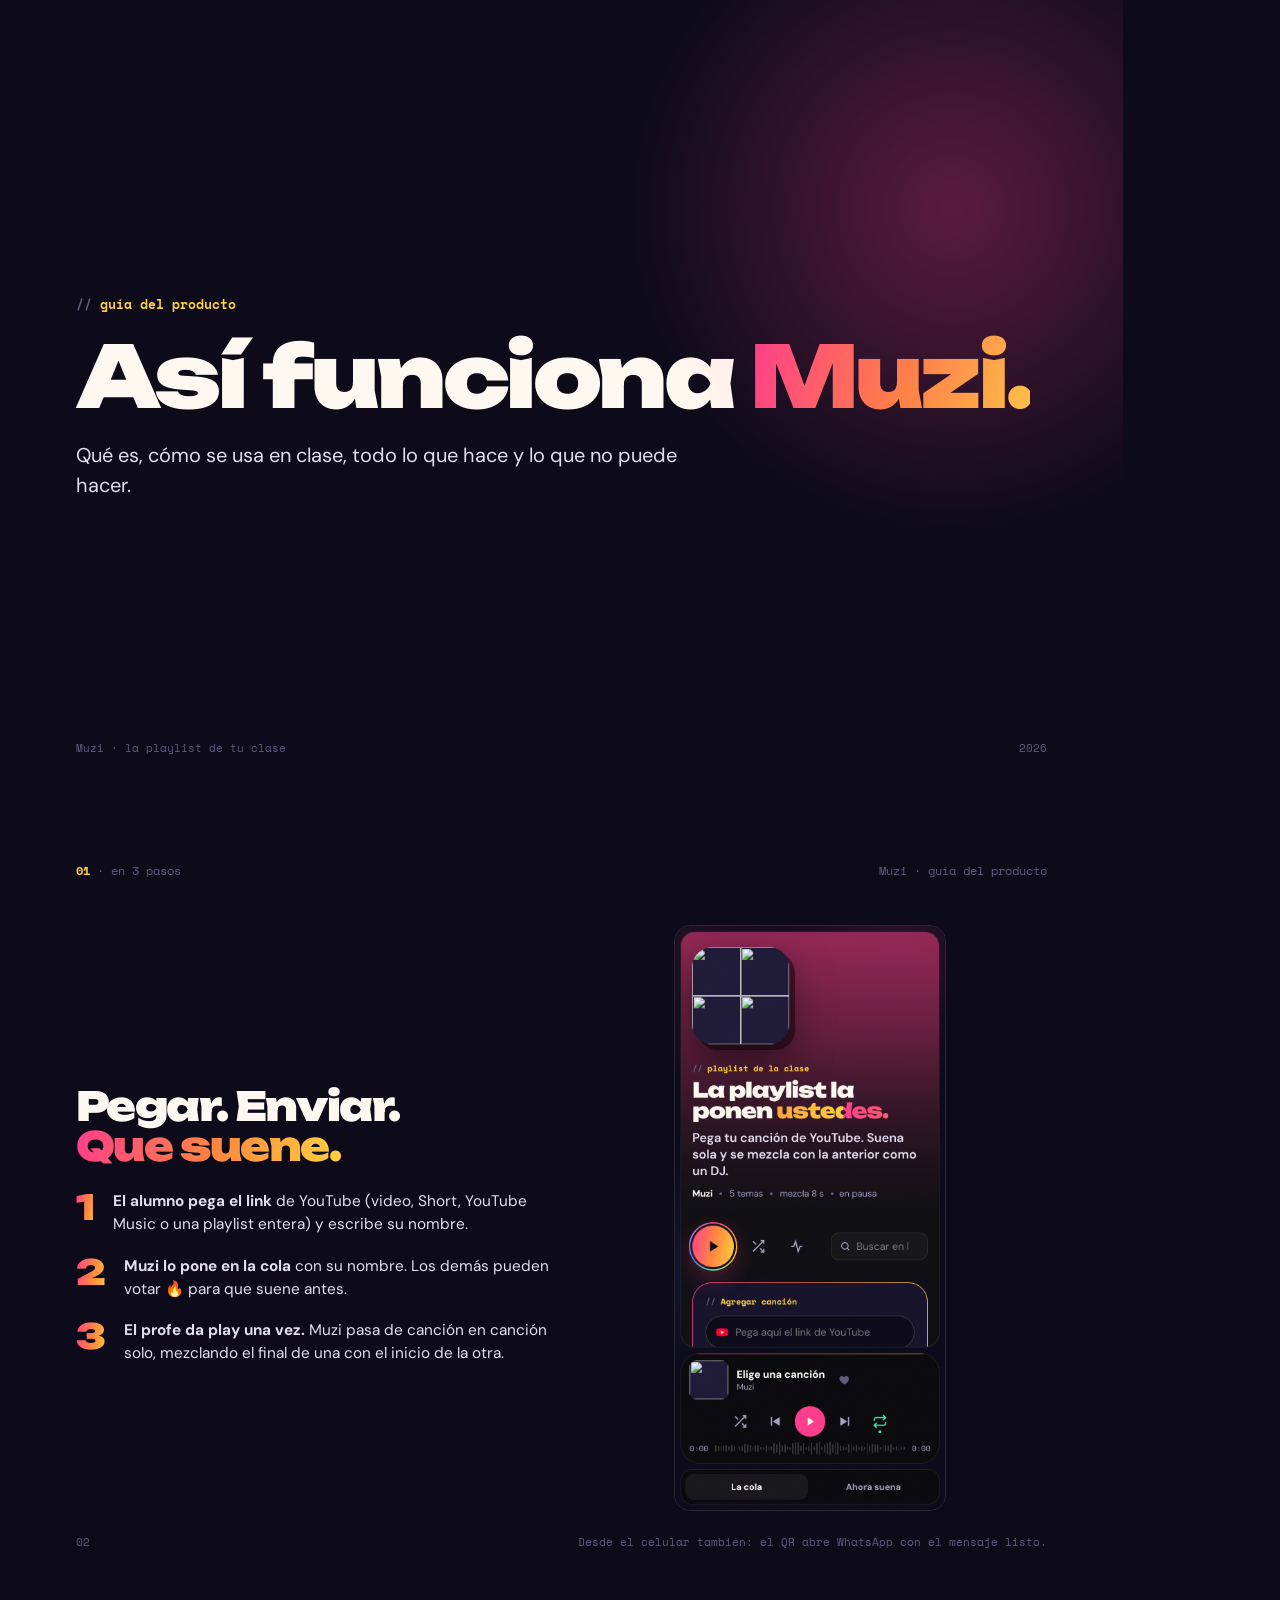
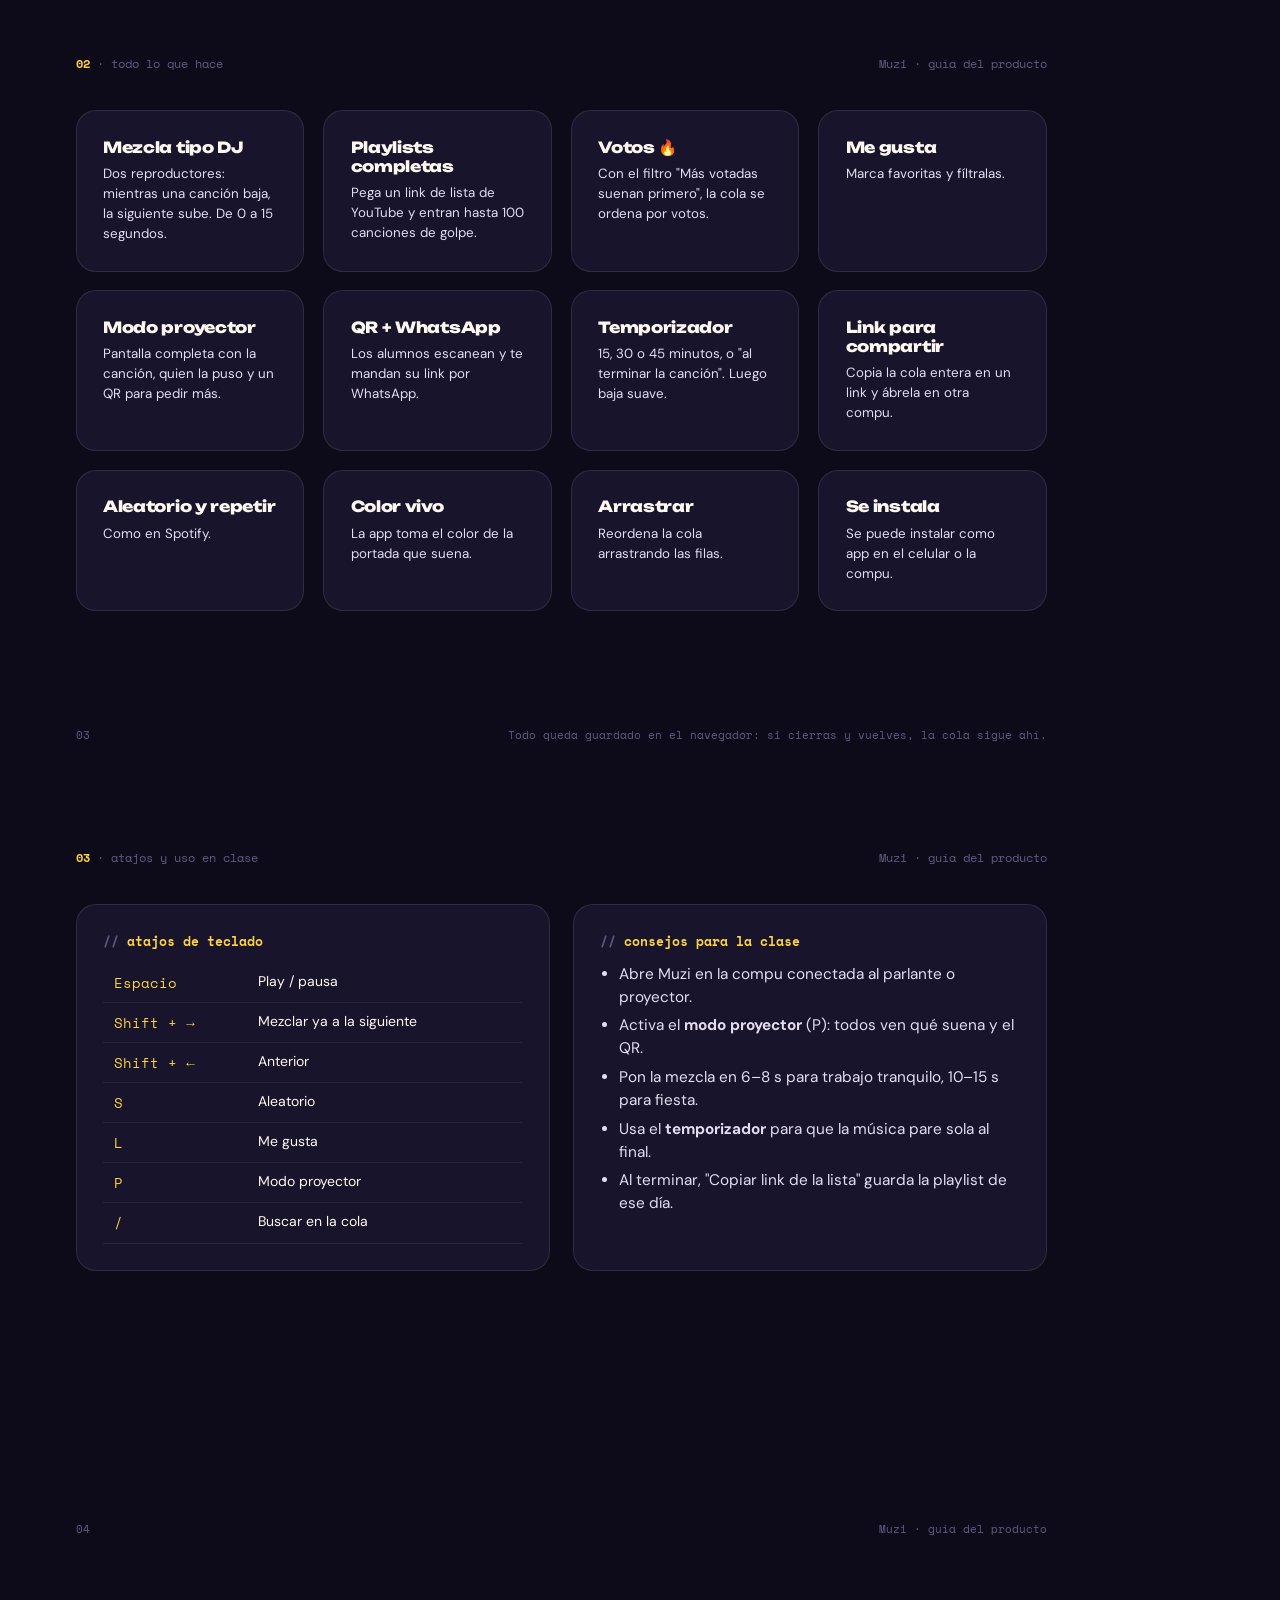
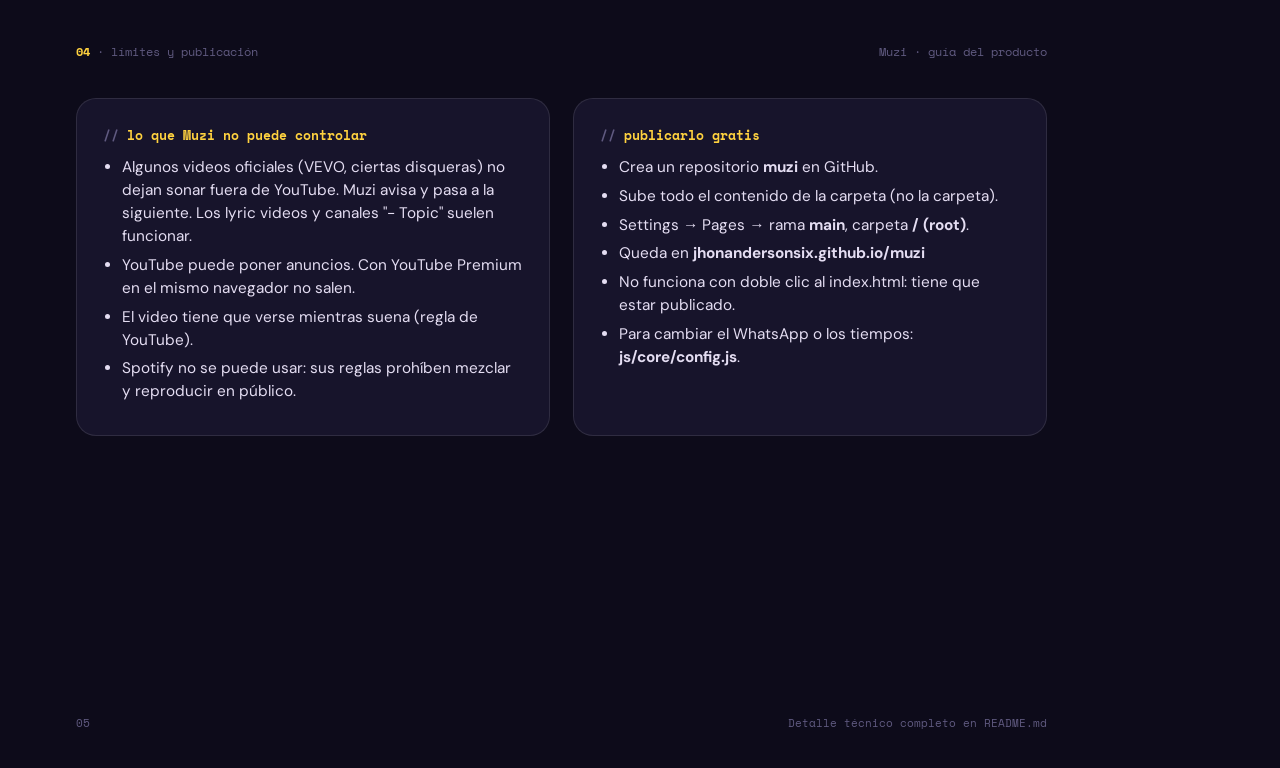
<file: docs/fuente/guia-producto.html>
<!doctype html><html lang="es"><head><meta charset="utf-8"><title>Muzi · Guía del producto</title><link rel="stylesheet" href="base.css">
<style>.n{font-family:var(--D);font-weight:900;font-size:26pt;line-height:1}.feat h3{font-size:11.5pt}.feat p{font-size:10pt}
table{width:100%;border-collapse:collapse}td{padding:2.4mm 3mm;border-bottom:1px solid rgba(255,255,255,.08);font-size:10.5pt;vertical-align:top}td:first-child{font-family:var(--M);color:var(--volt);width:38mm}</style></head><body>

<section class="pg" style="justify-content:center">
  <div style="position:absolute;right:-40mm;top:-30mm;width:170mm;height:170mm;border-radius:50%;background:radial-gradient(closest-side,rgba(255,61,139,.32),transparent)"></div>
  <p class="lbl">guía del producto</p>
  <h1 style="margin:6mm 0">Así funciona <span class="g">Muzi.</span></h1>
  <p style="font-size:15pt;max-width:170mm">Qué es, cómo se usa en clase, todo lo que hace y lo que no puede hacer.</p>
  <div class="foot"><span>Muzi · la playlist de tu clase</span><span>2026</span></div>
</section>

<section class="pg">
  <div class="top"><span><b>01</b> · en 3 pasos</span><span>Muzi · guía del producto</span></div>
  <div class="grid c2" style="flex:1;align-items:center">
    <div>
      <h2>Pegar. Enviar.<br><span class="g">Que suene.</span></h2>
      <div class="grid" style="gap:5mm">
        <div style="display:flex;gap:5mm"><span class="n g">1</span><p><b>El alumno pega el link</b> de YouTube (video, Short, YouTube Music o una playlist entera) y escribe su nombre.</p></div>
        <div style="display:flex;gap:5mm"><span class="n g">2</span><p><b>Muzi lo pone en la cola</b> con su nombre. Los demás pueden votar 🔥 para que suene antes.</p></div>
        <div style="display:flex;gap:5mm"><span class="n g">3</span><p><b>El profe da play una vez.</b> Muzi pasa de canción en canción solo, mezclando el final de una con el inicio de la otra.</p></div>
      </div>
    </div>
    <img class="shot" src="app-movil.png" style="width:72mm;justify-self:center">
  </div>
  <div class="foot"><span>02</span><span>Desde el celular también: el QR abre WhatsApp con el mensaje listo.</span></div>
</section>

<section class="pg">
  <div class="top"><span><b>02</b> · todo lo que hace</span><span>Muzi · guía del producto</span></div>
  <div class="grid c4 feat" style="gap:5mm">
    <div class="card"><h3>Mezcla tipo DJ</h3><p>Dos reproductores: mientras una canción baja, la siguiente sube. De 0 a 15 segundos.</p></div>
    <div class="card"><h3>Playlists completas</h3><p>Pega un link de lista de YouTube y entran hasta 100 canciones de golpe.</p></div>
    <div class="card"><h3>Votos 🔥</h3><p>Con el filtro "Más votadas suenan primero", la cola se ordena por votos.</p></div>
    <div class="card"><h3>Me gusta</h3><p>Marca favoritas y fíltralas.</p></div>
    <div class="card"><h3>Modo proyector</h3><p>Pantalla completa con la canción, quien la puso y un QR para pedir más.</p></div>
    <div class="card"><h3>QR + WhatsApp</h3><p>Los alumnos escanean y te mandan su link por WhatsApp.</p></div>
    <div class="card"><h3>Temporizador</h3><p>15, 30 o 45 minutos, o "al terminar la canción". Luego baja suave.</p></div>
    <div class="card"><h3>Link para compartir</h3><p>Copia la cola entera en un link y ábrela en otra compu.</p></div>
    <div class="card"><h3>Aleatorio y repetir</h3><p>Como en Spotify.</p></div>
    <div class="card"><h3>Color vivo</h3><p>La app toma el color de la portada que suena.</p></div>
    <div class="card"><h3>Arrastrar</h3><p>Reordena la cola arrastrando las filas.</p></div>
    <div class="card"><h3>Se instala</h3><p>Se puede instalar como app en el celular o la compu.</p></div>
  </div>
  <div class="foot"><span>03</span><span>Todo queda guardado en el navegador: si cierras y vuelves, la cola sigue ahí.</span></div>
</section>

<section class="pg">
  <div class="top"><span><b>03</b> · atajos y uso en clase</span><span>Muzi · guía del producto</span></div>
  <div class="grid c2">
    <div class="card"><p class="lbl">atajos de teclado</p><table style="margin-top:3mm">
      <tr><td>Espacio</td><td>Play / pausa</td></tr><tr><td>Shift + →</td><td>Mezclar ya a la siguiente</td></tr><tr><td>Shift + ←</td><td>Anterior</td></tr><tr><td>S</td><td>Aleatorio</td></tr><tr><td>L</td><td>Me gusta</td></tr><tr><td>P</td><td>Modo proyector</td></tr><tr><td>/</td><td>Buscar en la cola</td></tr></table></div>
    <div class="card"><p class="lbl">consejos para la clase</p><ul style="margin-top:3mm">
      <li>Abre Muzi en la compu conectada al parlante o proyector.</li>
      <li>Activa el <b>modo proyector</b> (P): todos ven qué suena y el QR.</li>
      <li>Pon la mezcla en 6–8 s para trabajo tranquilo, 10–15 s para fiesta.</li>
      <li>Usa el <b>temporizador</b> para que la música pare sola al final.</li>
      <li>Al terminar, "Copiar link de la lista" guarda la playlist de ese día.</li></ul></div>
  </div>
  <div class="foot"><span>04</span><span>Muzi · guía del producto</span></div>
</section>

<section class="pg">
  <div class="top"><span><b>04</b> · límites y publicación</span><span>Muzi · guía del producto</span></div>
  <div class="grid c2">
    <div class="card"><p class="lbl">lo que Muzi no puede controlar</p><ul style="margin-top:3mm">
      <li>Algunos videos oficiales (VEVO, ciertas disqueras) no dejan sonar fuera de YouTube. Muzi avisa y pasa a la siguiente. Los lyric videos y canales "- Topic" suelen funcionar.</li>
      <li>YouTube puede poner anuncios. Con YouTube Premium en el mismo navegador no salen.</li>
      <li>El video tiene que verse mientras suena (regla de YouTube).</li>
      <li>Spotify no se puede usar: sus reglas prohíben mezclar y reproducir en público.</li></ul></div>
    <div class="card"><p class="lbl">publicarlo gratis</p><ul style="margin-top:3mm">
      <li>Crea un repositorio <b>muzi</b> en GitHub.</li>
      <li>Sube todo el contenido de la carpeta (no la carpeta).</li>
      <li>Settings → Pages → rama <b>main</b>, carpeta <b>/ (root)</b>.</li>
      <li>Queda en <b>jhonandersonsix.github.io/muzi</b></li>
      <li>No funciona con doble clic al index.html: tiene que estar publicado.</li>
      <li>Para cambiar el WhatsApp o los tiempos: <b>js/core/config.js</b>.</li></ul></div>
  </div>
  <div class="foot"><span>05</span><span>Detalle técnico completo en README.md</span></div>
</section>
</body></html>
</file>
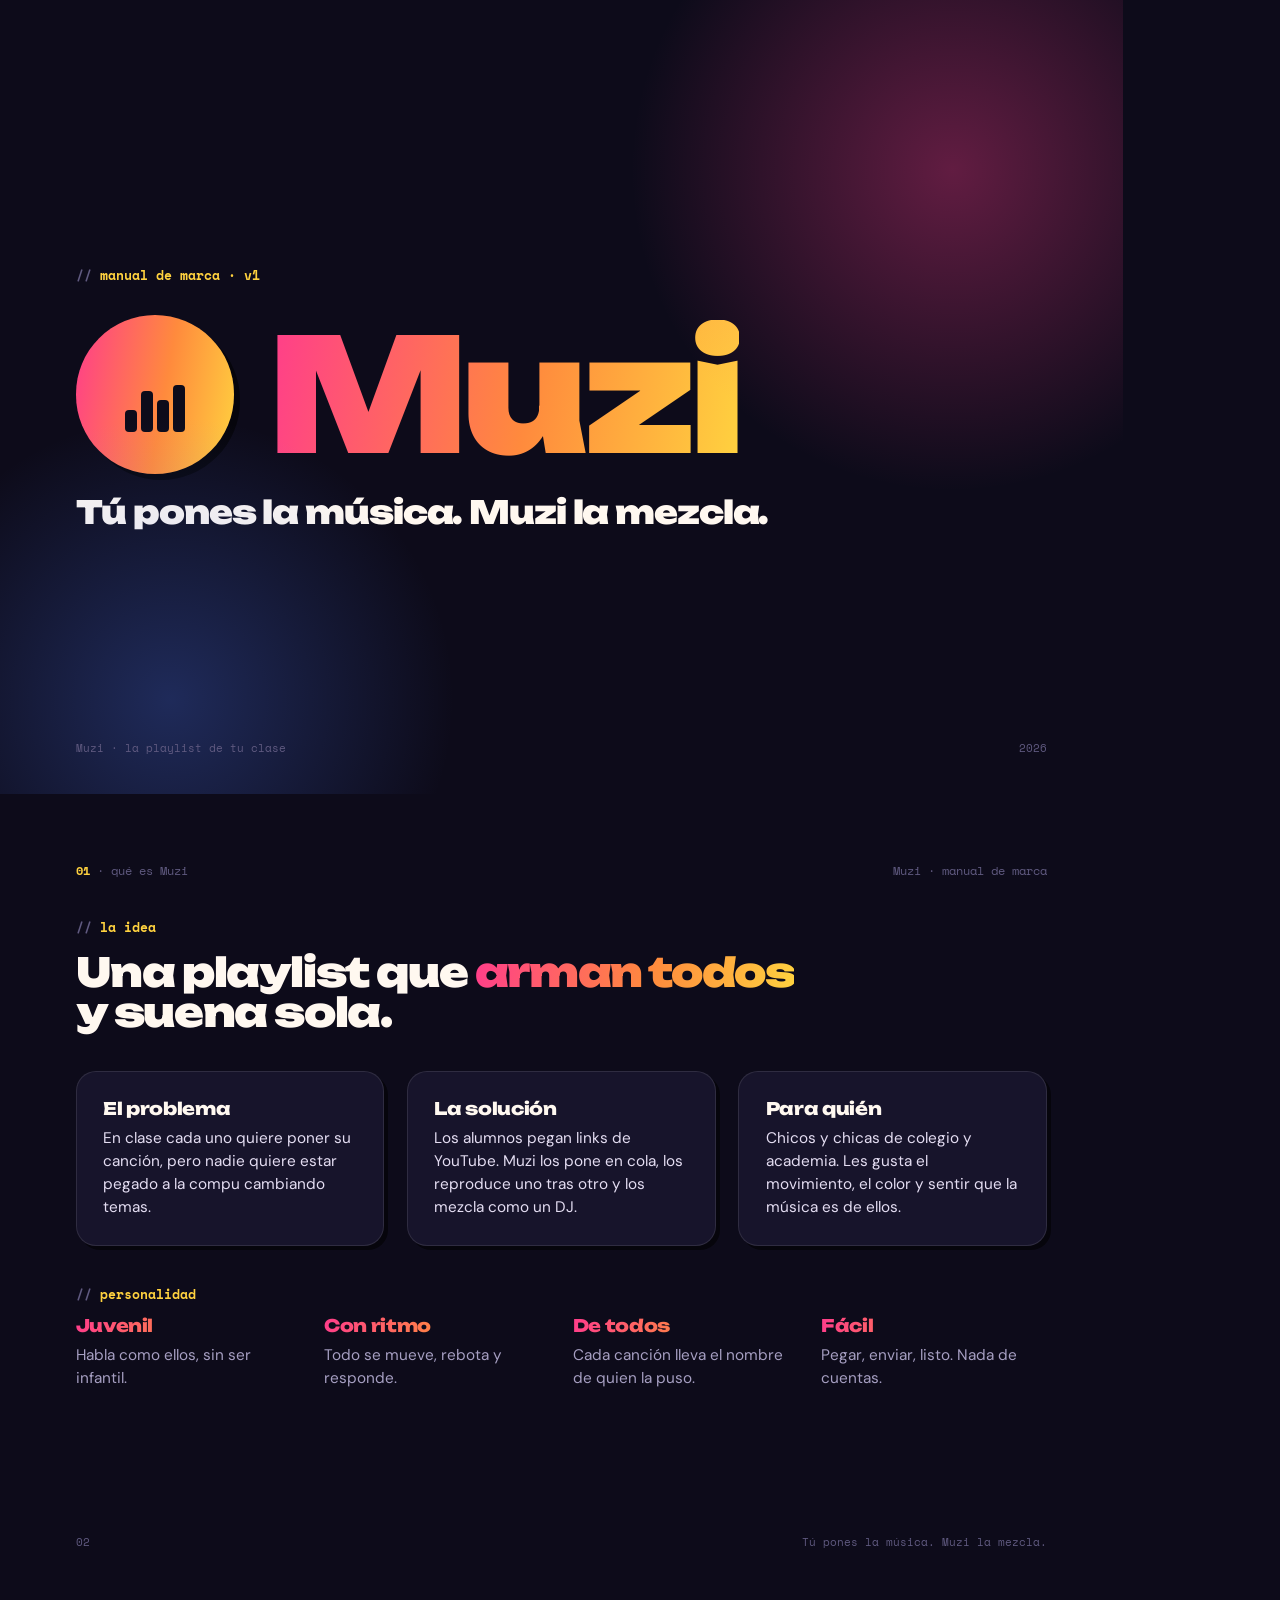
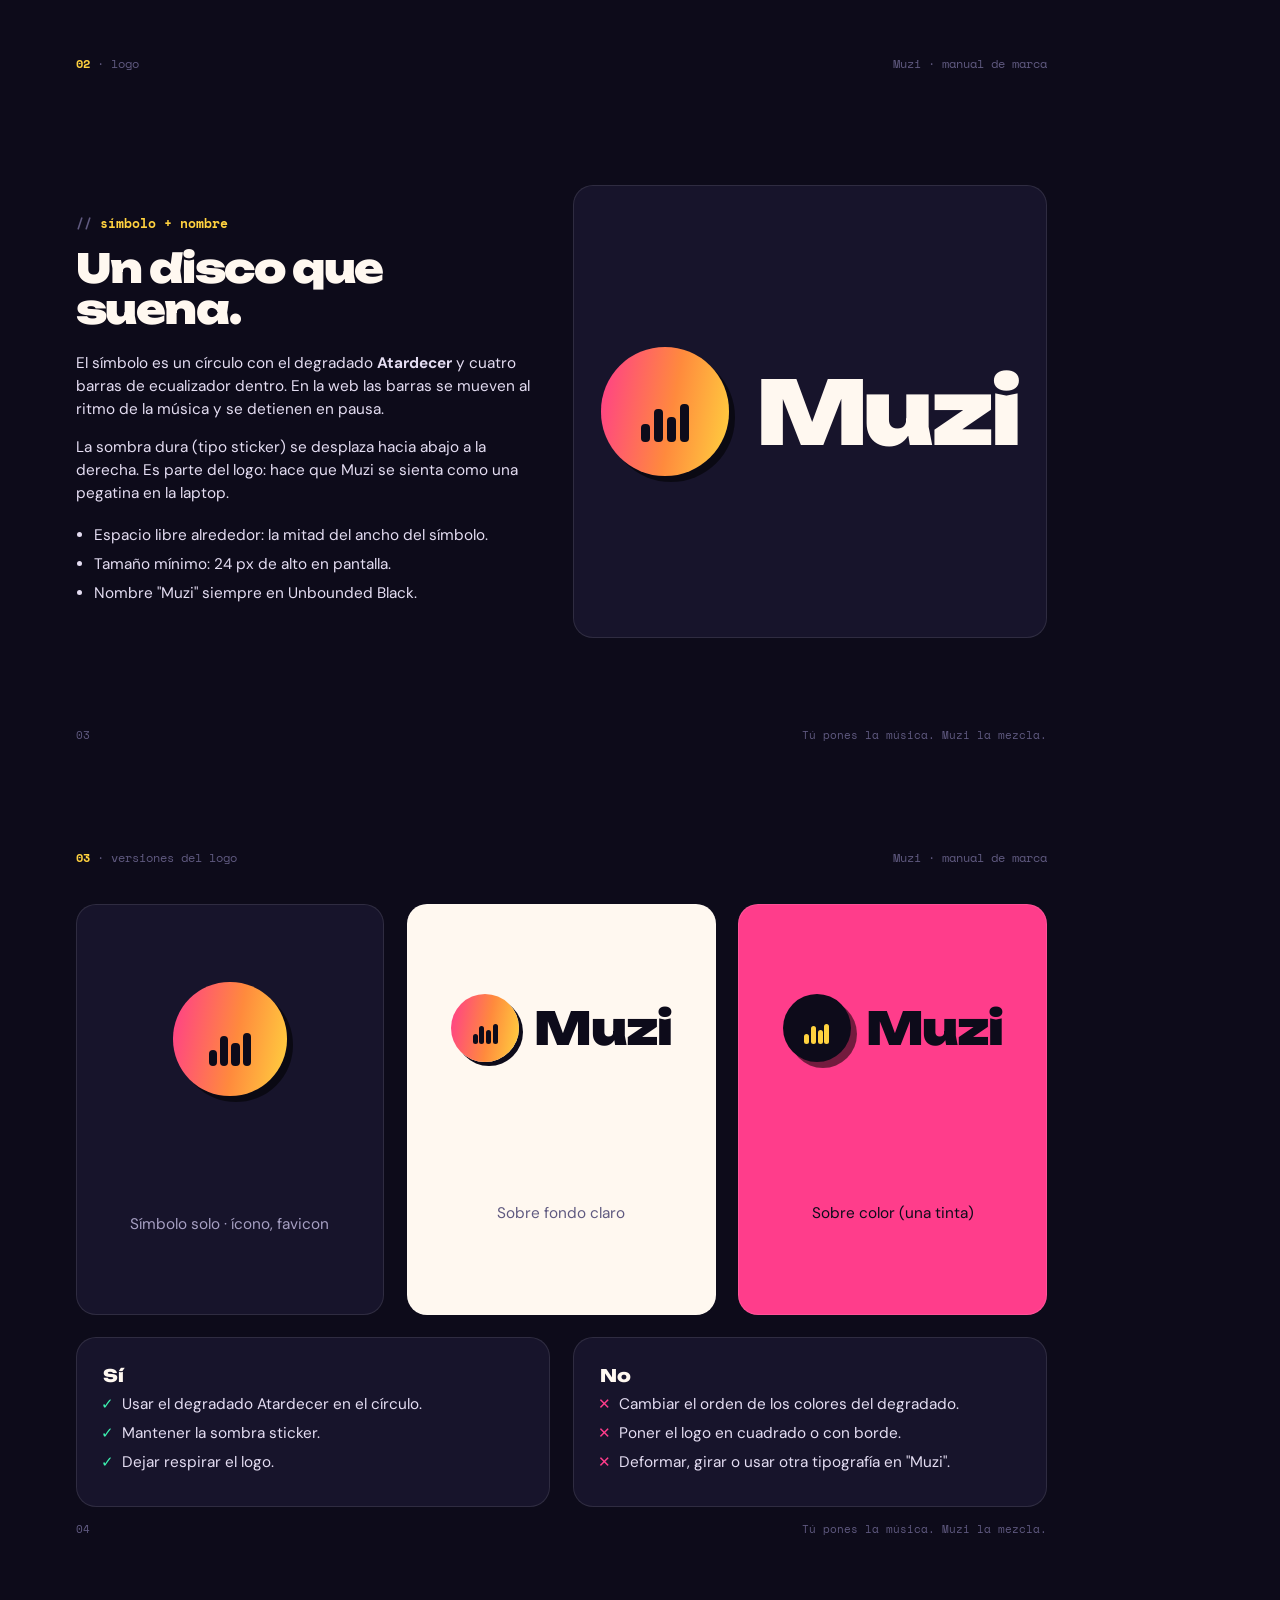
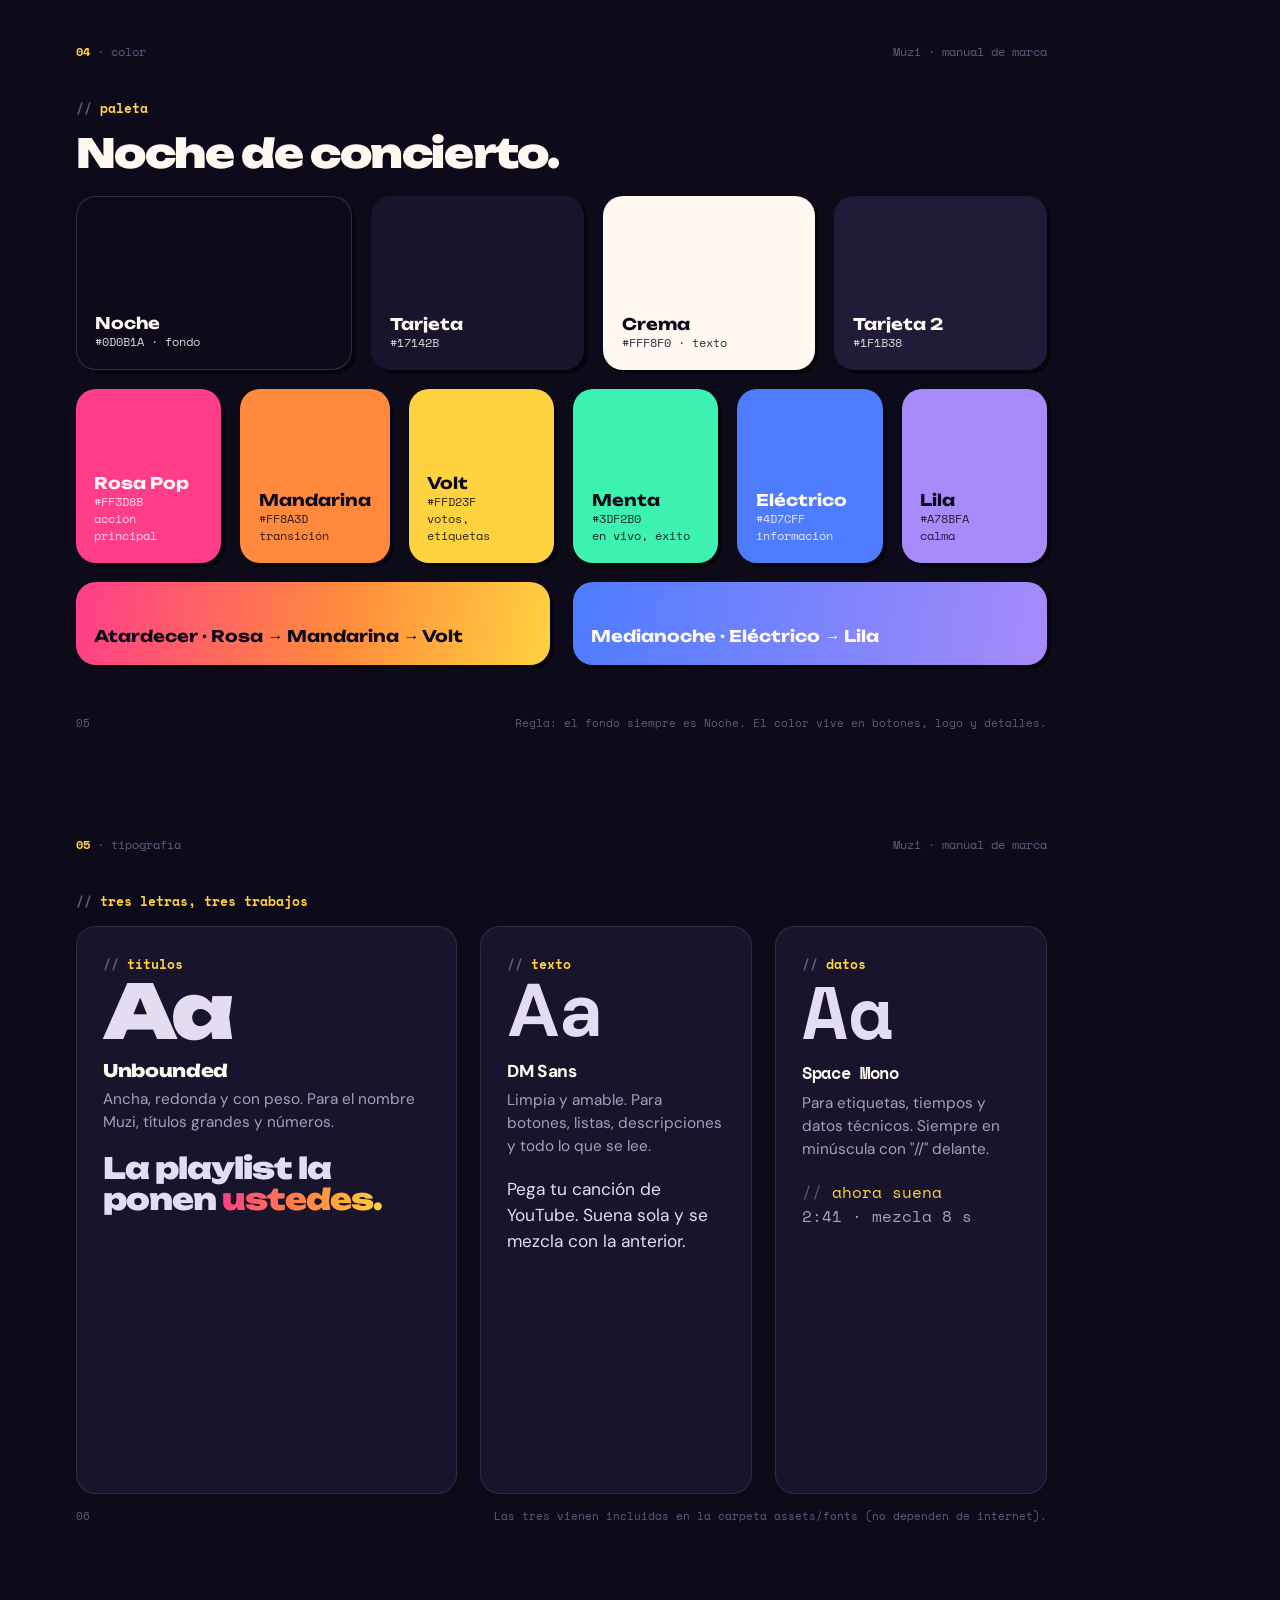
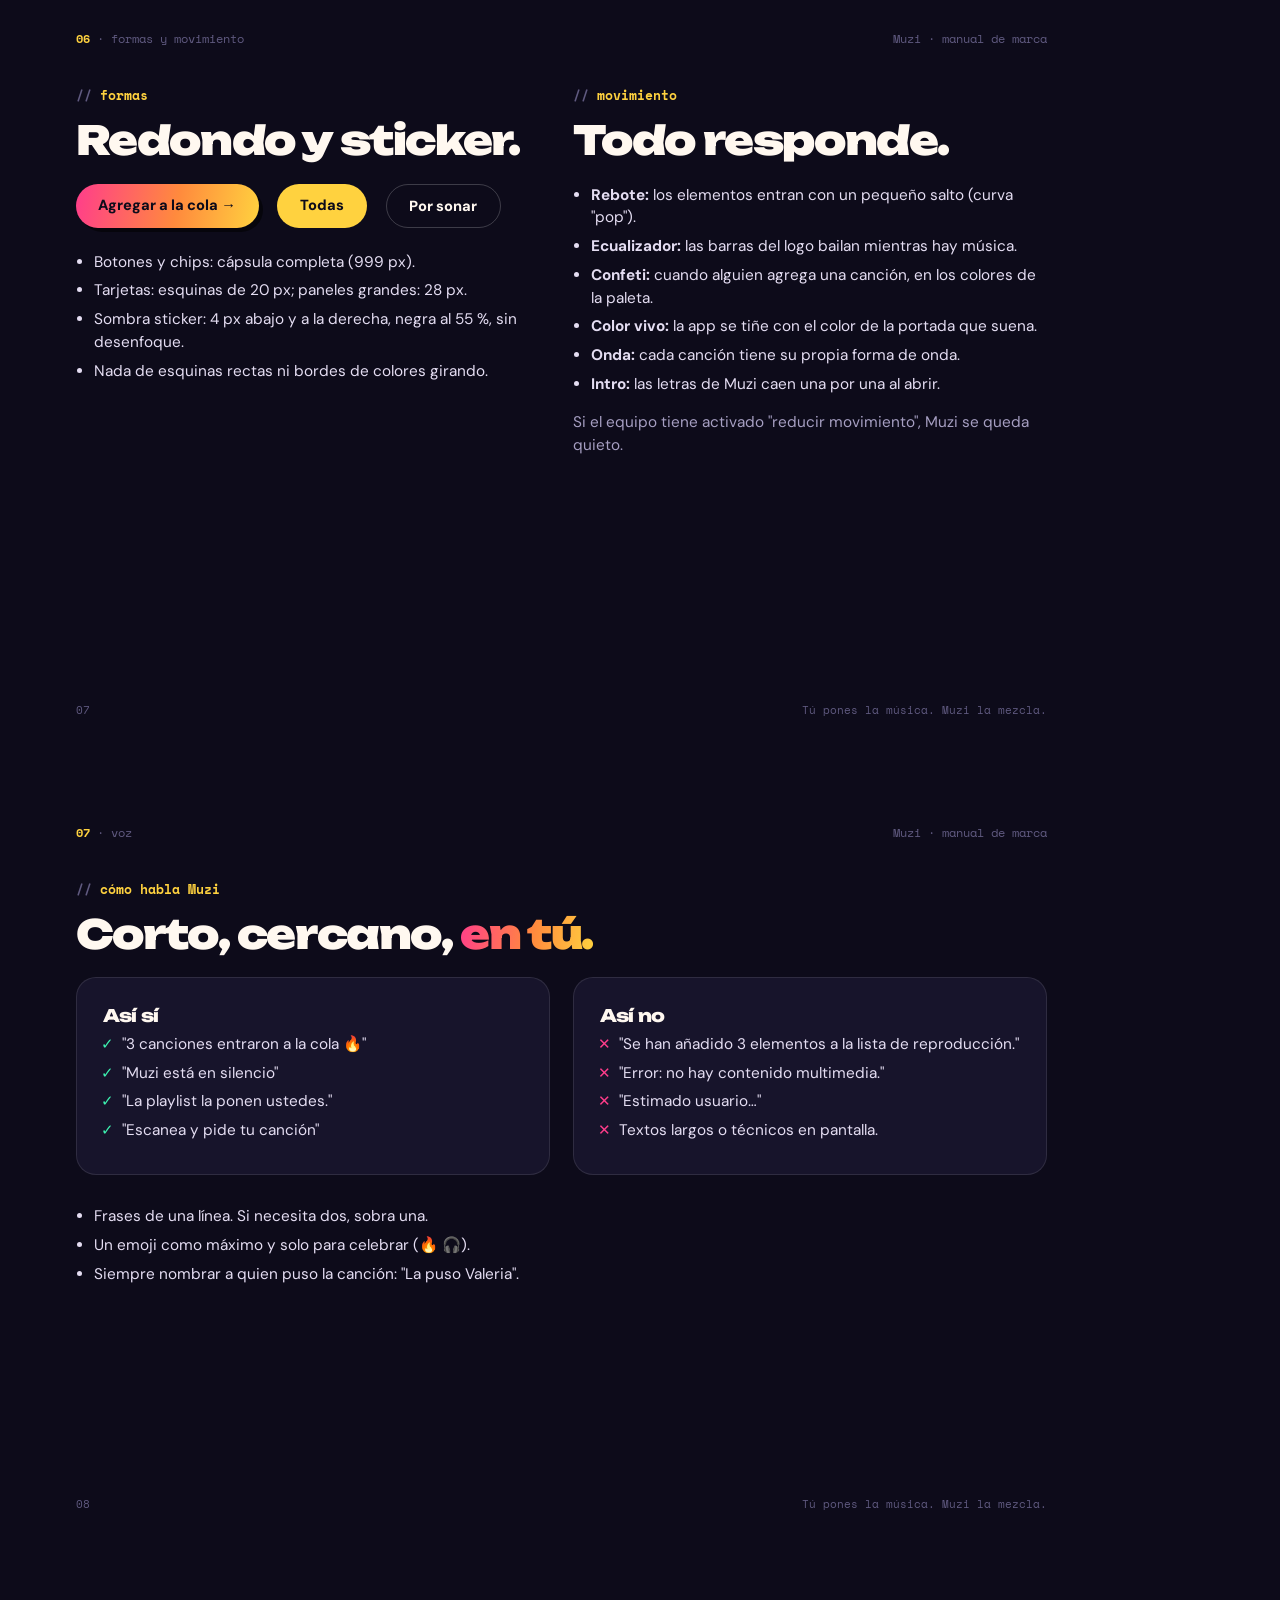
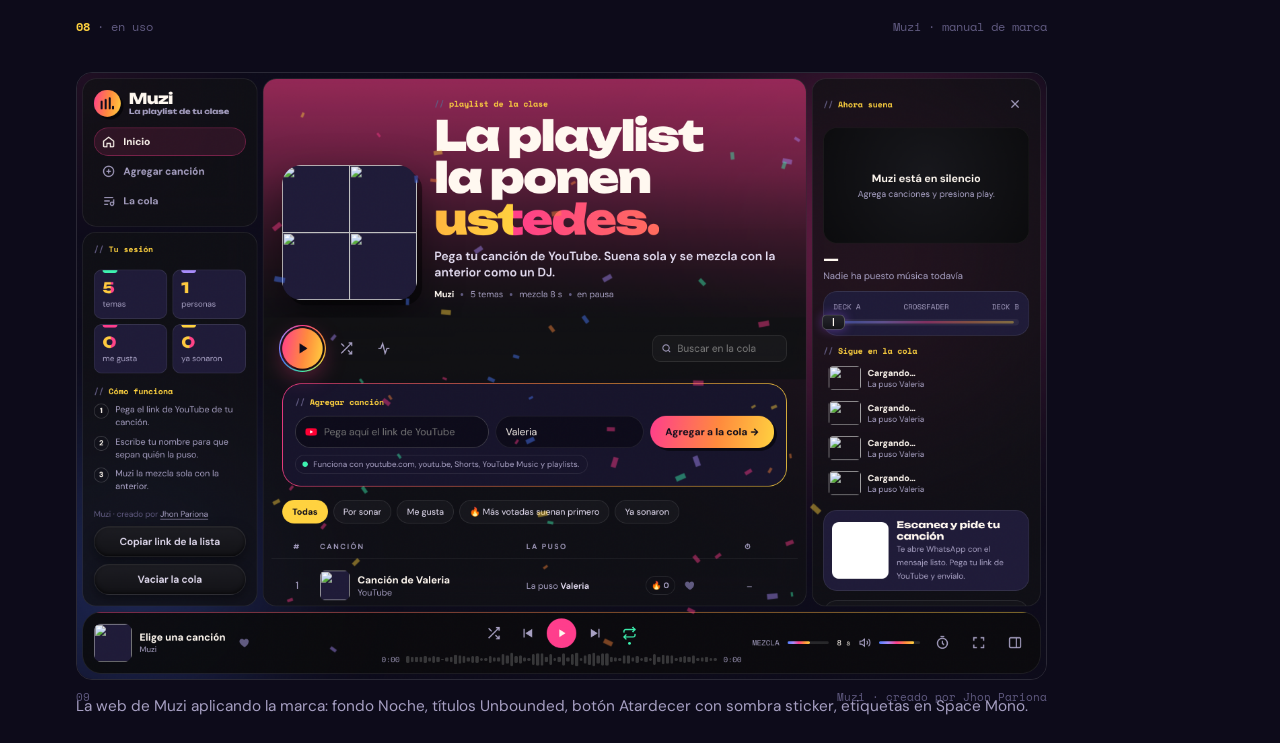
<file: docs/fuente/manual-marca.html>
<!doctype html><html lang="es"><head><meta charset="utf-8"><title>Muzi · Manual de marca</title><link rel="stylesheet" href="base.css">
<style>
.mk{width:var(--s);height:var(--s);padding:calc(var(--s)*.26) calc(var(--s)*.22)}
.sw{border-radius:20px;height:46mm;padding:5mm;display:flex;flex-direction:column;justify-content:flex-end;box-shadow:4px 4px 0 rgba(0,0,0,.55)}
.sw b{font-family:var(--D);font-size:12pt}.sw span{font-family:var(--M);font-size:9pt;opacity:.85}
.dark{color:var(--bg)}
.word{font-family:var(--D);font-weight:900;letter-spacing:-.04em}
.do li::marker{content:"✓  ";color:var(--mint)}.dont li::marker{content:"✕  ";color:var(--pop)}
.sp{display:flex;align-items:baseline;gap:6mm;border-bottom:1px solid rgba(255,255,255,.08);padding:3mm 0}
.sp small{font-family:var(--M);font-size:8.5pt;color:var(--mute);width:42mm;flex:none}
</style></head><body>

<section class="pg" style="justify-content:center">
  <div style="position:absolute;right:-40mm;top:-40mm;width:170mm;height:170mm;border-radius:50%;background:radial-gradient(closest-side,rgba(255,61,139,.35),transparent)"></div>
  <div style="position:absolute;left:-30mm;bottom:-50mm;width:150mm;height:150mm;border-radius:50%;background:radial-gradient(closest-side,rgba(77,124,255,.28),transparent)"></div>
  <p class="lbl">manual de marca · v1</p>
  <div style="display:flex;align-items:center;gap:9mm;margin:8mm 0 6mm"><span class="mark mk" style="--s:42mm"><i></i><i></i><i></i><i></i></span><h1 class="g" style="font-size:118pt">Muzi</h1></div>
  <h2 style="font-size:24pt;margin:0">Tú pones la música. Muzi la mezcla.</h2>
  <div class="foot"><span>Muzi · la playlist de tu clase</span><span>2026</span></div>
</section>

<section class="pg">
  <div class="top"><span><b>01</b> · qué es Muzi</span><span>Muzi · manual de marca</span></div>
  <p class="lbl">la idea</p>
  <h2>Una playlist que <span class="g">arman todos</span><br>y suena sola.</h2>
  <div class="grid c3" style="margin-top:4mm">
    <div class="card stk"><h3>El problema</h3><p>En clase cada uno quiere poner su canción, pero nadie quiere estar pegado a la compu cambiando temas.</p></div>
    <div class="card stk"><h3>La solución</h3><p>Los alumnos pegan links de YouTube. Muzi los pone en cola, los reproduce uno tras otro y los mezcla como un DJ.</p></div>
    <div class="card stk"><h3>Para quién</h3><p>Chicos y chicas de colegio y academia. Les gusta el movimiento, el color y sentir que la música es de ellos.</p></div>
  </div>
  <p class="lbl" style="margin-top:10mm">personalidad</p>
  <div class="grid c4" style="margin-top:3mm">
    <div><h3 class="g">Juvenil</h3><p class="mute">Habla como ellos, sin ser infantil.</p></div>
    <div><h3 class="g">Con ritmo</h3><p class="mute">Todo se mueve, rebota y responde.</p></div>
    <div><h3 class="g">De todos</h3><p class="mute">Cada canción lleva el nombre de quien la puso.</p></div>
    <div><h3 class="g">Fácil</h3><p class="mute">Pegar, enviar, listo. Nada de cuentas.</p></div>
  </div>
  <div class="foot"><span>02</span><span>Tú pones la música. Muzi la mezcla.</span></div>
</section>

<section class="pg">
  <div class="top"><span><b>02</b> · logo</span><span>Muzi · manual de marca</span></div>
  <div class="grid c2" style="align-items:center;flex:1">
    <div>
      <p class="lbl">símbolo + nombre</p>
      <h2>Un disco que suena.</h2>
      <p>El símbolo es un círculo con el degradado <b>Atardecer</b> y cuatro barras de ecualizador dentro. En la web las barras se mueven al ritmo de la música y se detienen en pausa.</p>
      <p style="margin-top:4mm">La sombra dura (tipo sticker) se desplaza hacia abajo a la derecha. Es parte del logo: hace que Muzi se sienta como una pegatina en la laptop.</p>
      <ul style="margin-top:5mm"><li>Espacio libre alrededor: la mitad del ancho del símbolo.</li><li>Tamaño mínimo: 24 px de alto en pantalla.</li><li>Nombre "Muzi" siempre en Unbounded Black.</li></ul>
    </div>
    <div class="card" style="display:grid;place-items:center;height:120mm;background:var(--card)">
      <div style="display:flex;align-items:center;gap:7mm"><span class="mark mk" style="--s:34mm"><i></i><i></i><i></i><i></i></span><span class="word" style="font-size:66pt">Muzi</span></div>
    </div>
  </div>
  <div class="foot"><span>03</span><span>Tú pones la música. Muzi la mezcla.</span></div>
</section>

<section class="pg">
  <div class="top"><span><b>03</b> · versiones del logo</span><span>Muzi · manual de marca</span></div>
  <div class="grid c3" style="flex:1">
    <div class="card" style="display:grid;place-items:center;gap:4mm"><span class="mark mk" style="--s:30mm"><i></i><i></i><i></i><i></i></span><p class="mute">Símbolo solo · ícono, favicon</p></div>
    <div class="card" style="display:grid;place-items:center;gap:4mm;background:var(--fg)"><div style="display:flex;align-items:center;gap:4mm"><span class="mark mk" style="--s:18mm;box-shadow:4px 4px 0 var(--bg)"><i></i><i></i><i></i><i></i></span><span class="word" style="font-size:34pt;color:var(--bg)">Muzi</span></div><p style="color:#605A80">Sobre fondo claro</p></div>
    <div class="card" style="display:grid;place-items:center;gap:4mm;background:var(--pop)"><div style="display:flex;align-items:center;gap:4mm"><span class="mark mk" style="--s:18mm;background:var(--bg)"><i style="background:var(--volt)"></i><i style="background:var(--volt)"></i><i style="background:var(--volt)"></i><i style="background:var(--volt)"></i></span><span class="word" style="font-size:34pt;color:var(--bg)">Muzi</span></div><p class="dark">Sobre color (una tinta)</p></div>
  </div>
  <div class="grid c2" style="margin-top:6mm">
    <div class="card do"><h3>Sí</h3><ul><li>Usar el degradado Atardecer en el círculo.</li><li>Mantener la sombra sticker.</li><li>Dejar respirar el logo.</li></ul></div>
    <div class="card dont"><h3>No</h3><ul><li>Cambiar el orden de los colores del degradado.</li><li>Poner el logo en cuadrado o con borde.</li><li>Deformar, girar o usar otra tipografía en "Muzi".</li></ul></div>
  </div>
  <div class="foot"><span>04</span><span>Tú pones la música. Muzi la mezcla.</span></div>
</section>

<section class="pg">
  <div class="top"><span><b>04</b> · color</span><span>Muzi · manual de marca</span></div>
  <p class="lbl">paleta</p><h2>Noche de concierto.</h2>
  <div class="grid" style="grid-template-columns:1.3fr 1fr 1fr 1fr;gap:5mm">
    <div class="sw" style="background:var(--bg);border:1px solid rgba(255,255,255,.15)"><b>Noche</b><span>#0D0B1A · fondo</span></div>
    <div class="sw" style="background:var(--card)"><b>Tarjeta</b><span>#17142B</span></div>
    <div class="sw dark" style="background:var(--fg)"><b>Crema</b><span>#FFF8F0 · texto</span></div>
    <div class="sw" style="background:var(--card2)"><b>Tarjeta 2</b><span>#1F1B38</span></div>
  </div>
  <div class="grid" style="grid-template-columns:repeat(6,1fr);gap:5mm;margin-top:5mm">
    <div class="sw" style="background:var(--pop)"><b>Rosa Pop</b><span>#FF3D8B<br>acción principal</span></div>
    <div class="sw dark" style="background:var(--tang)"><b>Mandarina</b><span>#FF8A3D<br>transición</span></div>
    <div class="sw dark" style="background:var(--volt)"><b>Volt</b><span>#FFD23F<br>votos, etiquetas</span></div>
    <div class="sw dark" style="background:var(--mint)"><b>Menta</b><span>#3DF2B0<br>en vivo, éxito</span></div>
    <div class="sw" style="background:var(--sky)"><b>Eléctrico</b><span>#4D7CFF<br>información</span></div>
    <div class="sw dark" style="background:var(--lila)"><b>Lila</b><span>#A78BFA<br>calma</span></div>
  </div>
  <div class="grid c2" style="margin-top:5mm">
    <div class="sw" style="height:22mm;background:var(--sun)"><b class="dark">Atardecer · Rosa → Mandarina → Volt</b></div>
    <div class="sw" style="height:22mm;background:linear-gradient(100deg,#4D7CFF,#A78BFA)"><b>Medianoche · Eléctrico → Lila</b></div>
  </div>
  <div class="foot"><span>05</span><span>Regla: el fondo siempre es Noche. El color vive en botones, logo y detalles.</span></div>
</section>

<section class="pg">
  <div class="top"><span><b>05</b> · tipografía</span><span>Muzi · manual de marca</span></div>
  <p class="lbl">tres letras, tres trabajos</p>
  <div class="grid" style="grid-template-columns:1.4fr 1fr 1fr;margin-top:4mm;flex:1">
    <div class="card"><p class="lbl">títulos</p><p style="font-family:var(--D);font-weight:900;font-size:56pt;letter-spacing:-.04em;line-height:1">Aa</p><h3 style="margin-top:3mm">Unbounded</h3><p class="mute">Ancha, redonda y con peso. Para el nombre Muzi, títulos grandes y números.</p><p style="font-family:var(--D);font-weight:900;font-size:22pt;letter-spacing:-.035em;margin-top:5mm;line-height:1.05">La playlist la ponen <span class="g">ustedes.</span></p></div>
    <div class="card"><p class="lbl">texto</p><p style="font-weight:700;font-size:56pt;line-height:1">Aa</p><h3 style="margin-top:3mm;font-family:var(--S)">DM Sans</h3><p class="mute">Limpia y amable. Para botones, listas, descripciones y todo lo que se lee.</p><p style="margin-top:5mm;font-size:13pt">Pega tu canción de YouTube. Suena sola y se mezcla con la anterior.</p></div>
    <div class="card"><p class="lbl">datos</p><p style="font-family:var(--M);font-weight:700;font-size:56pt;line-height:1">Aa</p><h3 style="margin-top:3mm;font-family:var(--M)">Space Mono</h3><p class="mute">Para etiquetas, tiempos y datos técnicos. Siempre en minúscula con "//" delante.</p><p style="font-family:var(--M);font-size:12pt;margin-top:5mm;color:var(--volt)"><span style="color:var(--dim)">// </span>ahora suena<br><span style="color:var(--mute)">2:41 · mezcla 8 s</span></p></div>
  </div>
  <div class="foot"><span>06</span><span>Las tres vienen incluidas en la carpeta assets/fonts (no dependen de internet).</span></div>
</section>

<section class="pg">
  <div class="top"><span><b>06</b> · formas y movimiento</span><span>Muzi · manual de marca</span></div>
  <div class="grid c2" style="flex:1">
    <div>
      <p class="lbl">formas</p><h2>Redondo y sticker.</h2>
      <div style="display:flex;gap:5mm;flex-wrap:wrap;margin-bottom:6mm">
        <span class="pill stk" style="background:var(--sun);color:var(--bg)">Agregar a la cola →</span>
        <span class="pill" style="background:var(--volt);color:var(--bg)">Todas</span>
        <span class="pill" style="border:1px solid rgba(255,255,255,.2)">Por sonar</span>
      </div>
      <ul><li>Botones y chips: cápsula completa (999 px).</li><li>Tarjetas: esquinas de 20 px; paneles grandes: 28 px.</li><li>Sombra sticker: 4 px abajo y a la derecha, negra al 55 %, sin desenfoque.</li><li>Nada de esquinas rectas ni bordes de colores girando.</li></ul>
    </div>
    <div>
      <p class="lbl">movimiento</p><h2>Todo responde.</h2>
      <ul>
        <li><b>Rebote:</b> los elementos entran con un pequeño salto (curva "pop").</li>
        <li><b>Ecualizador:</b> las barras del logo bailan mientras hay música.</li>
        <li><b>Confeti:</b> cuando alguien agrega una canción, en los colores de la paleta.</li>
        <li><b>Color vivo:</b> la app se tiñe con el color de la portada que suena.</li>
        <li><b>Onda:</b> cada canción tiene su propia forma de onda.</li>
        <li><b>Intro:</b> las letras de Muzi caen una por una al abrir.</li>
      </ul>
      <p class="mute" style="margin-top:4mm">Si el equipo tiene activado "reducir movimiento", Muzi se queda quieto.</p>
    </div>
  </div>
  <div class="foot"><span>07</span><span>Tú pones la música. Muzi la mezcla.</span></div>
</section>

<section class="pg">
  <div class="top"><span><b>07</b> · voz</span><span>Muzi · manual de marca</span></div>
  <p class="lbl">cómo habla Muzi</p><h2>Corto, cercano, <span class="g">en tú.</span></h2>
  <div class="grid c2">
    <div class="card do"><h3>Así sí</h3><ul><li>"3 canciones entraron a la cola 🔥"</li><li>"Muzi está en silencio"</li><li>"La playlist la ponen ustedes."</li><li>"Escanea y pide tu canción"</li></ul></div>
    <div class="card dont"><h3>Así no</h3><ul><li>"Se han añadido 3 elementos a la lista de reproducción."</li><li>"Error: no hay contenido multimedia."</li><li>"Estimado usuario…"</li><li>Textos largos o técnicos en pantalla.</li></ul></div>
  </div>
  <ul style="margin-top:8mm"><li>Frases de una línea. Si necesita dos, sobra una.</li><li>Un emoji como máximo y solo para celebrar (🔥 🎧).</li><li>Siempre nombrar a quien puso la canción: "La puso Valeria".</li></ul>
  <div class="foot"><span>08</span><span>Tú pones la música. Muzi la mezcla.</span></div>
</section>

<section class="pg">
  <div class="top"><span><b>08</b> · en uso</span><span>Muzi · manual de marca</span></div>
  <img class="shot" src="app-desktop.png" style="flex:1;object-fit:cover;object-position:top">
  <p class="mute" style="margin-top:4mm">La web de Muzi aplicando la marca: fondo Noche, títulos Unbounded, botón Atardecer con sombra sticker, etiquetas en Space Mono.</p>
  <div class="foot"><span>09</span><span>Muzi · creado por Jhon Pariona</span></div>
</section>
</body></html>
</file>
<file: docs/fuente/base.css>
@import url('../../css/fonts.css');
:root{--bg:#0D0B1A;--card:#17142B;--card2:#1F1B38;--fg:#FFF8F0;--mute:#A69FC2;--dim:#605A80;--pop:#FF3D8B;--volt:#FFD23F;--sky:#4D7CFF;--lila:#A78BFA;--mint:#3DF2B0;--tang:#FF8A3D;--sun:linear-gradient(100deg,#FF3D8B,#FF8A3D 55%,#FFD23F);--D:'Unbounded',sans-serif;--S:'DM Sans',sans-serif;--M:'Space Mono',monospace}
@page{size:297mm 210mm;margin:0}
*{box-sizing:border-box;margin:0;padding:0}
html,body{background:var(--bg);color:var(--fg);font-family:var(--S);-webkit-print-color-adjust:exact;print-color-adjust:exact}
.pg{width:297mm;height:210mm;padding:18mm 20mm;position:relative;overflow:hidden;page-break-after:always;display:flex;flex-direction:column}
.pg:last-child{page-break-after:auto}
.top{display:flex;justify-content:space-between;font-family:var(--M);font-size:9pt;color:var(--dim);margin-bottom:10mm}
.top b{color:var(--volt);font-weight:700}
.lbl{font-family:var(--M);font-size:10pt;color:var(--volt);font-weight:700}.lbl::before{content:"// ";color:var(--dim)}
h1{font-family:var(--D);font-weight:900;font-size:64pt;letter-spacing:-.04em;line-height:.95}
h2{font-family:var(--D);font-weight:900;font-size:30pt;letter-spacing:-.035em;line-height:1.02;margin:4mm 0 6mm}
h3{font-family:var(--D);font-weight:800;font-size:13pt;letter-spacing:-.02em;margin-bottom:2mm}
p,li{font-size:11.5pt;line-height:1.5;color:#E4DDF2}
.mute{color:var(--mute)}
.g{background:var(--sun);-webkit-background-clip:text;background-clip:text;color:transparent}
.grid{display:grid;gap:6mm}.c2{grid-template-columns:1fr 1fr}.c3{grid-template-columns:repeat(3,1fr)}.c4{grid-template-columns:repeat(4,1fr)}
.card{background:var(--card);border:1px solid rgba(255,255,255,.1);border-radius:20px;padding:7mm}
.stk{box-shadow:4px 4px 0 rgba(0,0,0,.55)}
.foot{position:absolute;left:20mm;right:20mm;bottom:10mm;display:flex;justify-content:space-between;font-family:var(--M);font-size:8pt;color:var(--dim)}
.mark{display:inline-flex;align-items:flex-end;justify-content:center;gap:5%;border-radius:50%;background:var(--sun);box-shadow:6px 6px 0 rgba(0,0,0,.55)}
.mark i{display:block;width:13%;border-radius:4px;background:var(--bg)}
.mark i:nth-child(1){height:30%}.mark i:nth-child(2){height:55%}.mark i:nth-child(3){height:42%}.mark i:nth-child(4){height:62%}
.pill{display:inline-block;border-radius:999px;padding:3mm 6mm;font-weight:800;font-size:11pt}
ul{padding-left:5mm}li{margin-bottom:1.5mm}
img.shot{width:100%;border-radius:16px;border:1px solid rgba(255,255,255,.12);display:block}
</file>
